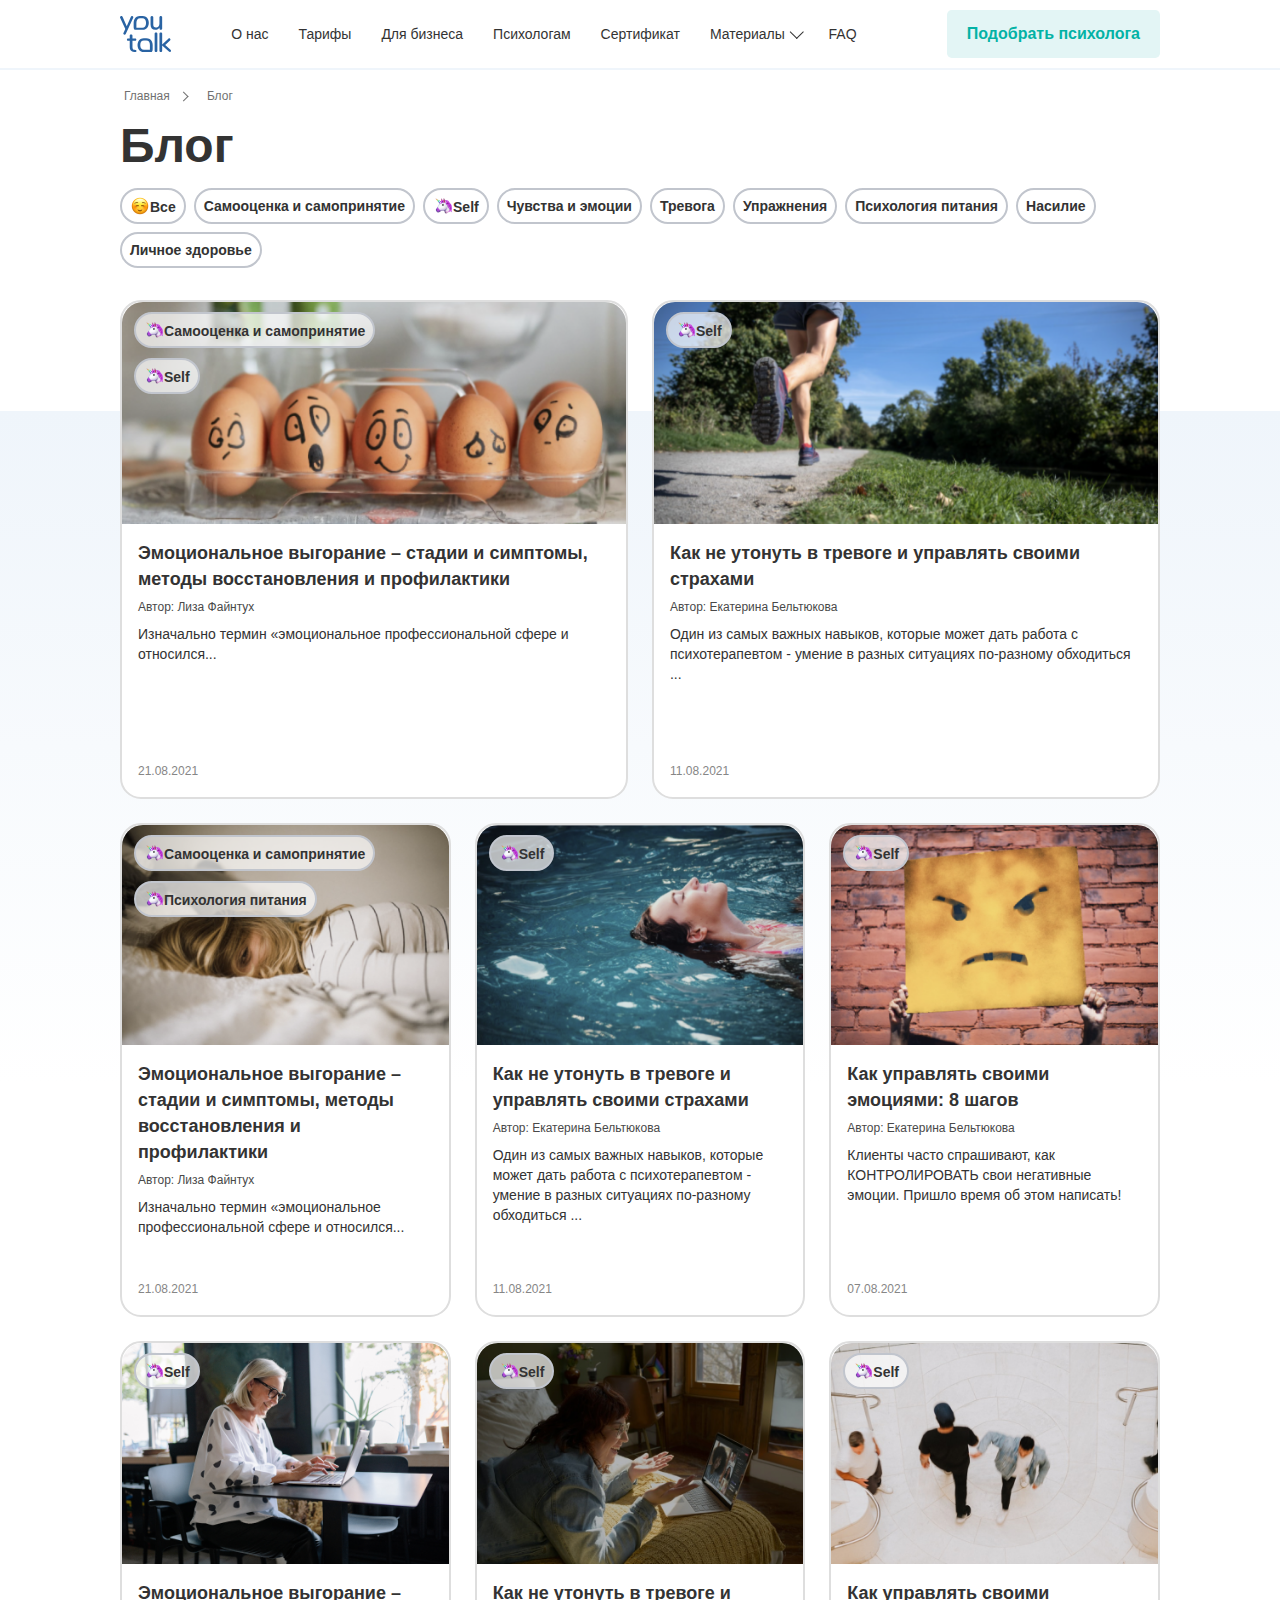
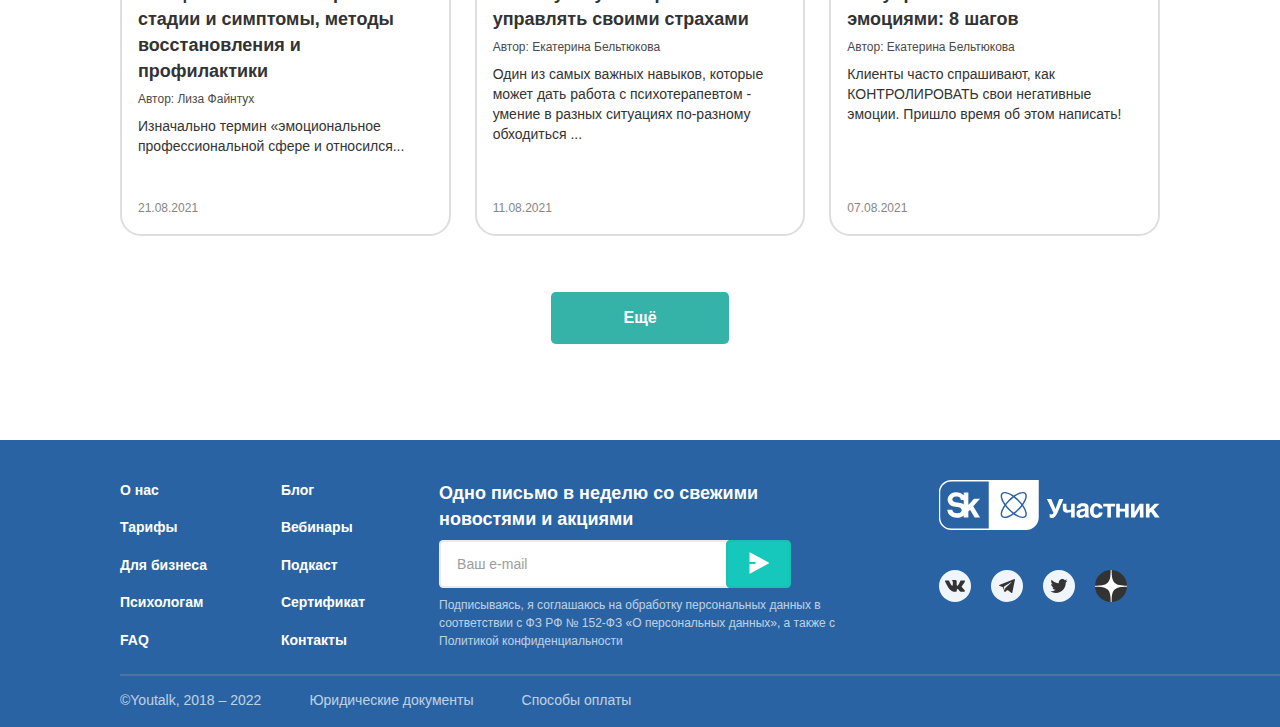
<file: index.html>
<!DOCTYPE html>
<html lang="ru">
<head>
    <meta charset="UTF-8">
    <title>Youtalk – Блог</title>
    <link rel="shortcut icon" href="assets/images/blog/main-logo.svg" type="image/x-con">
    <link rel="stylesheet" href="assets/css/reset.css">
    <link rel="stylesheet" href="assets/css/index-styles.css">
</head>


<body>
<!--   HEADER-->
    <header class="header">
        <div class="container">
           <div class="header__inner">
                <a href="#"><img class="logo" src="assets/images/blog/main-logo.svg" alt="логотип"></a>

                <nav>
                    <ul class="header__nav">
                        <li class="header__nav-item">
                            <a href="">О нас</a>
                        </li>
                        <li class="header__nav-item">
                            <a href="">Тарифы</a>
                        </li>
                        <li class="header__nav-item">
                            <a href="">Для бизнеса</a>
                        </li>
                        <li class="header__nav-item">
                            <a href="">Психологам</a>
                        </li>
                        <li class="header__nav-item">
                            <a href="">Сертификат</a>
                        </li>
                        <li id="header__nav-item--materials" class="header__nav-item">
                            <a href="">Материалы</a>
                        </li>
                        <li class="header__nav-item">
                            <a href="">FAQ</a>
                        </li>
                    </ul>
                </nav>
                
                <button class="header__nav-toggle" type="button">
                    <span class="nav-toggle__item"></span>
                </button>

                <button class="button btn--light header__btn">Подобрать психолога</button>
            </div>
        </div>
    </header>
    
<!--    MAIN-->
    <main class="main">
       <div class="container">
           <div class="main__inner">
<!--               MAIN TOP-->
                <div class="main__top">
                    <a class="main__nav main__nav--arrow" href="#">Главная</a>
                    <a class="main__nav" href="#">Блог</a>
                </div>
                
<!--                MAIN CONTENT-->
                <div class="main__content">
                    <h1 class="main__title">Блог</h1>
                    <div class="main__filter">
                        <button id="filter-all" class="filter-item">Все</button>
                        <button class="filter-item">Самооценка и самопринятие</button>
                        <button id="filter-self" class="filter-item">Self</button>
                        <button class="filter-item">Чувства и эмоции</button>
                        <button class="filter-item">Тревога</button>
                        <button class="filter-item">Упражнения</button>
                        <button class="filter-item">Психология питания</button>
                        <button class="filter-item">Насилие</button>
                        <button class="filter-item">Личное здоровье</button>
                    </div>
                    
                    <div class="main__articles">
                            <div class="main__article main__article--first-row">
                               <button id="filter-self" class="filter-item filter-on-article">Самооценка и самопринятие</button>
                               <button id="filter-self" class="filter-item filter-on-article another-filter">Self</button>
                                <img src="assets/images/blog/articles/1.png" alt="эмоциональное выгорание" class="article__img">
                                <div class="article-content">
                                    <div class="article-title">Эмоциональное выгорание – стадии и симптомы, методы восстановления и профилактики</div>
                                    <div class="article-author">Автор: Лиза Файнтух</div>
                                    <div class="article-text">Изначально термин «эмоциональное профессиональной сфере и относился...</div>
                                    <div class="article-date">21.08.2021</div>
                                </div>
                            </div>

                            <div class="main__article main__article--first-row">
                               <button id="filter-self" class="filter-item filter-on-article">Self</button>
                                <img src="assets/images/blog/articles/2.png" alt="эмоциональное выгорание" class="article__img">
                                <div class="article-content">
                                    <div class="article-title">Как не утонуть в тревоге и управлять своими страхами</div>
                                    <div class="article-author">Автор: Екатерина Бельтюкова</div>
                                    <div class="article-text">Один из самых важных навыков, которые может дать работа с психотерапевтом - умение в разных ситуациях по-разному обходиться ...</div>
                                    <div class="article-date">11.08.2021</div>
                                </div>
                            </div>
                        
                            <div class="main__article">
                               <button id="filter-self" class="filter-item filter-on-article">Самооценка и самопринятие</button>
                               <button id="filter-self" class="filter-item filter-on-article another-filter">Психология питания</button>
                                <img src="assets/images/blog/articles/3.png" alt="эмоциональное выгорание" class="article__img">
                                <div class="article-content">
                                    <div class="article-title">Эмоциональное выгорание – стадии и симптомы, методы восстановления и профилактики</div>
                                    <div class="article-author">Автор: Лиза Файнтух</div>
                                    <div class="article-text">Изначально термин «эмоциональное профессиональной сфере и относился...</div>
                                    <div class="article-date">21.08.2021</div>
                                </div>
                            </div>

                            <div class="main__article">
                               <button id="filter-self" class="filter-item filter-on-article">Self</button>
                                <img src="assets/images/blog/articles/4.png" alt="эмоциональное выгорание" class="article__img">
                                <div class="article-content">
                                    <div class="article-title">Как не утонуть в тревоге и управлять своими страхами</div>
                                    <div class="article-author">Автор: Екатерина Бельтюкова</div>
                                    <div class="article-text">Один из самых важных навыков, которые может дать работа с психотерапевтом - умение в разных ситуациях по-разному обходиться ...</div>
                                    <div class="article-date">11.08.2021</div>
                                </div>
                            </div>

                            <div class="main__article">
                               <button id="filter-self" class="filter-item filter-on-article">Self</button>
                                <img src="assets/images/blog/articles/5.png" alt="эмоциональное выгорание" class="article__img">
                                <div class="article-content">
                                    <div class="article-title">Как управлять своими эмоциями:
                                    8 шагов</div>
                                    <div class="article-author">Автор: Екатерина Бельтюкова</div>
                                    <div class="article-text">Клиенты часто спрашивают, как КОНТРОЛИРОВАТЬ свои негативные эмоции. Пришло время об этом написать!</div>
                                    <div class="article-date">07.08.2021</div>
                                </div>
                            </div>

                            <div class="main__article">
                               <button id="filter-self" class="filter-item filter-on-article">Self</button>
                                <img src="assets/images/blog/articles/6.png" alt="эмоциональное выгорание" class="article__img">
                                <div class="article-content">
                                    <div class="article-title">Эмоциональное выгорание – стадии и симптомы, методы восстановления и профилактики</div>
                                    <div class="article-author">Автор: Лиза Файнтух</div>
                                    <div class="article-text">Изначально термин «эмоциональное профессиональной сфере и относился...</div>
                                    <div class="article-date">21.08.2021</div>
                                </div>
                            </div>

                            <div class="main__article">
                               <button id="filter-self" class="filter-item filter-on-article">Self</button>
                                <img src="assets/images/blog/articles/7.png" alt="эмоциональное выгорание" class="article__img">
                                <div class="article-content">
                                    <div class="article-title">Как не утонуть в тревоге и управлять своими страхами</div>
                                    <div class="article-author">Автор: Екатерина Бельтюкова</div>
                                    <div class="article-text">Один из самых важных навыков, которые может дать работа с психотерапевтом - умение в разных ситуациях по-разному обходиться ...</div>
                                    <div class="article-date">11.08.2021</div>
                                </div>
                            </div>

                            <div class="main__article">
                               <button id="filter-self" class="filter-item filter-on-article">Self</button>
                                <img src="assets/images/blog/articles/8.png" alt="эмоциональное выгорание" class="article__img">
                                <div class="article-content">
                                    <div class="article-title">Как управлять своими эмоциями:
                                    8 шагов</div>
                                    <div class="article-author">Автор: Екатерина Бельтюкова</div>
                                    <div class="article-text">Клиенты часто спрашивают, как КОНТРОЛИРОВАТЬ свои негативные эмоции. Пришло время об этом написать!</div>
                                    <div class="article-date">07.08.2021</div>
                                </div>
                            </div>
                    </div>
                </div>
                
<!--                MAIN BUTTON-->
                <div class="main__button">
                    <button class="button main__btn">Ещё</button>
                </div>
            </div>
       </div>
    </main>
    
    
    
<!--    FOOTER-->
    <footer class="footer">
       <div class="container">
           <div class="footer__inner">
               <div class="footer__top">
<!--                   FOOTER NAVIGATION-->
                    <ul class="footer__nav">
                        <li><a class="footer__nav-item" href="">О нас</a></li>
                        <li><a class="footer__nav-item" href="">Тарифы</a></li>
                        <li><a class="footer__nav-item" href="">Для бизнеса</a></li>
                        <li><a class="footer__nav-item" href="">Психологам</a></li>
                        <li><a class="footer__nav-item" href="">FAQ</a></li>
                    </ul>

                    <ul class="footer__nav">
                        <li><a class="footer__nav-item" href="">Блог</a></li>
                        <li><a class="footer__nav-item" href="">Вебинары</a></li>
                        <li><a class="footer__nav-item" href="">Подкаст</a></li>
                        <li><a class="footer__nav-item" href="">Сертификат</a></li>
                        <li><a class="footer__nav-item" href="">Контакты</a></li>
                    </ul>

<!--                   FOOTER EMAIL-->
                    <div class="footer__email">
                        <div class="footer__email-title">Одно письмо в неделю со свежими новостями и акциями</div>
                        <div class="footer__email-box">
                            <input class="email-input" type="text" placeholder="Ваш e-mail">
                            <button class="email-btn"></button>
                        </div>
                        <div class="footer__email-info">Подписываясь, я соглашаюсь на обработку персональных данных в соответствии с ФЗ РФ № 152-ФЗ «О персональных данных», а также с Политикой конфиденциальности</div>
                    </div>

<!--                   FOOTER LOGOS-->
                    <div class="footer__logos">
                        <img src="assets/images/blog/logos/participant.svg" alt="participant logo">
                        <a class="footer__logo" href=""> <img src="assets/images/blog/logos/vk.svg" alt="vk logo"></a>
                        <a class="footer__logo" href=""> <img src="assets/images/blog/logos/tg.svg" alt="telegram logo"></a>
                        <a class="footer__logo" href=""> <img src="assets/images/blog/logos/tw.svg" alt="twitter logo"></a>
                        <a class="footer__logo" href=""> <img src="assets/images/blog/logos/yandex.svg" alt="yandex logo"></a>
                    </div>
                </div>
                
                <div class="footer__bottom">
                    <p class="footer__bottom-nav-item">©Youtalk, 2018 – 2022</p>
                    <ul class="footer__bottom-nav">
                        <li class="footer__bottom-nav-item">
                            <a href="">Юридические документы</a>
                        </li>
                        <li class="footer__bottom-nav-item">
                            <a href="">Способы оплаты</a>
                        </li>
                    </ul>
                </div>
                
            </div>
        </div>
    </footer>
    
    
</body>
</html>
</file>
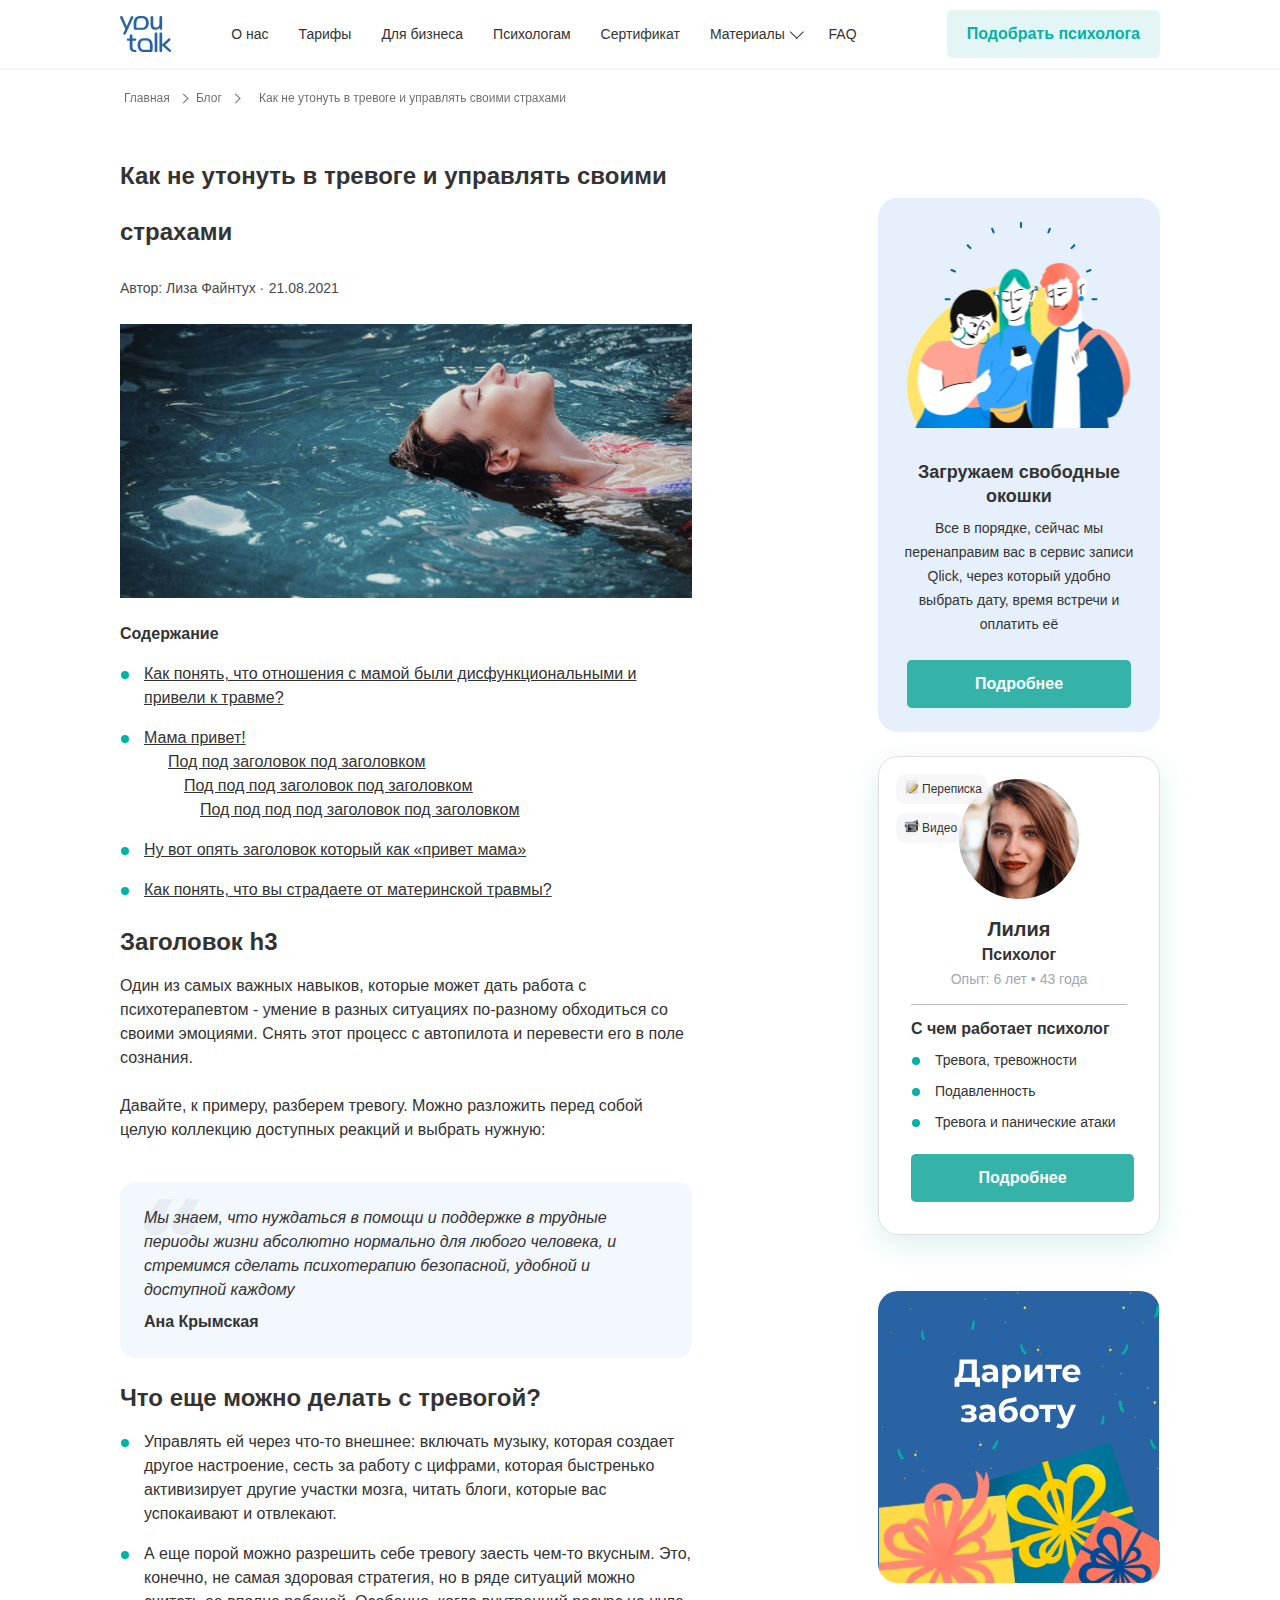
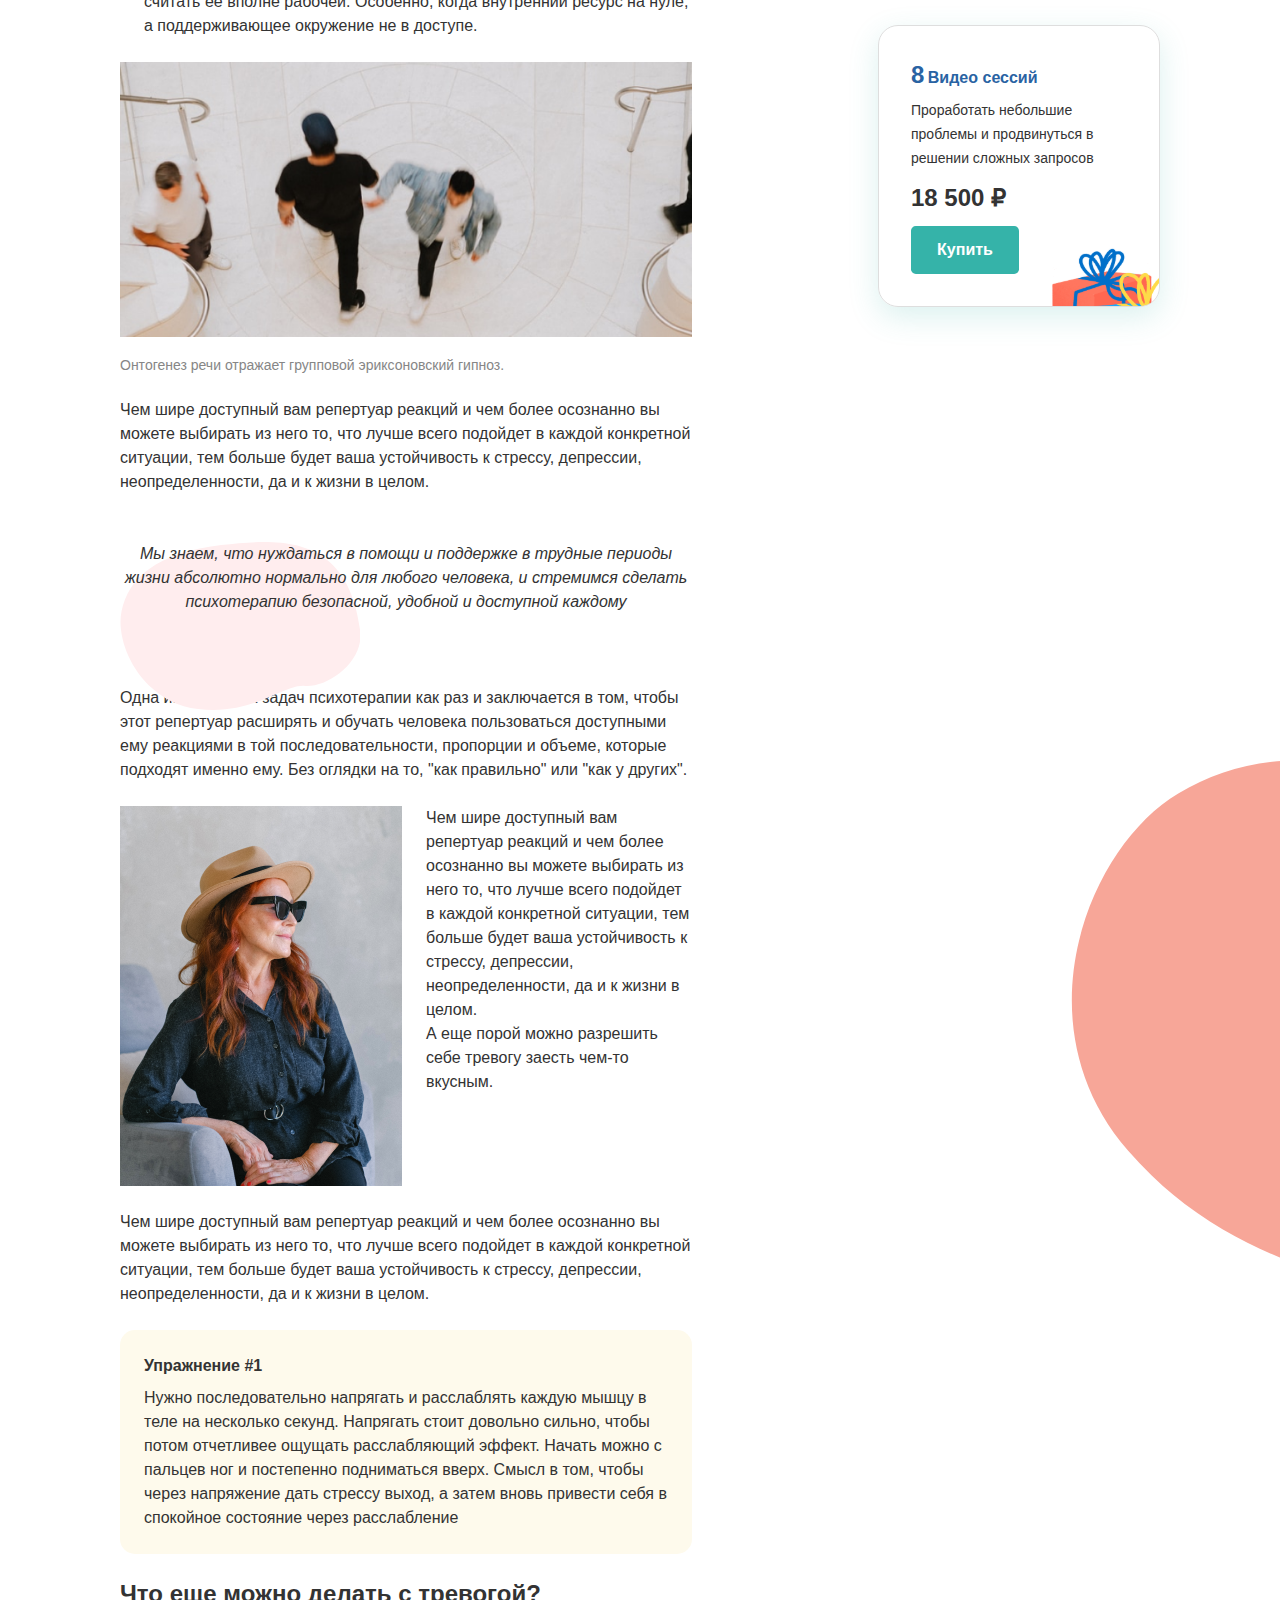
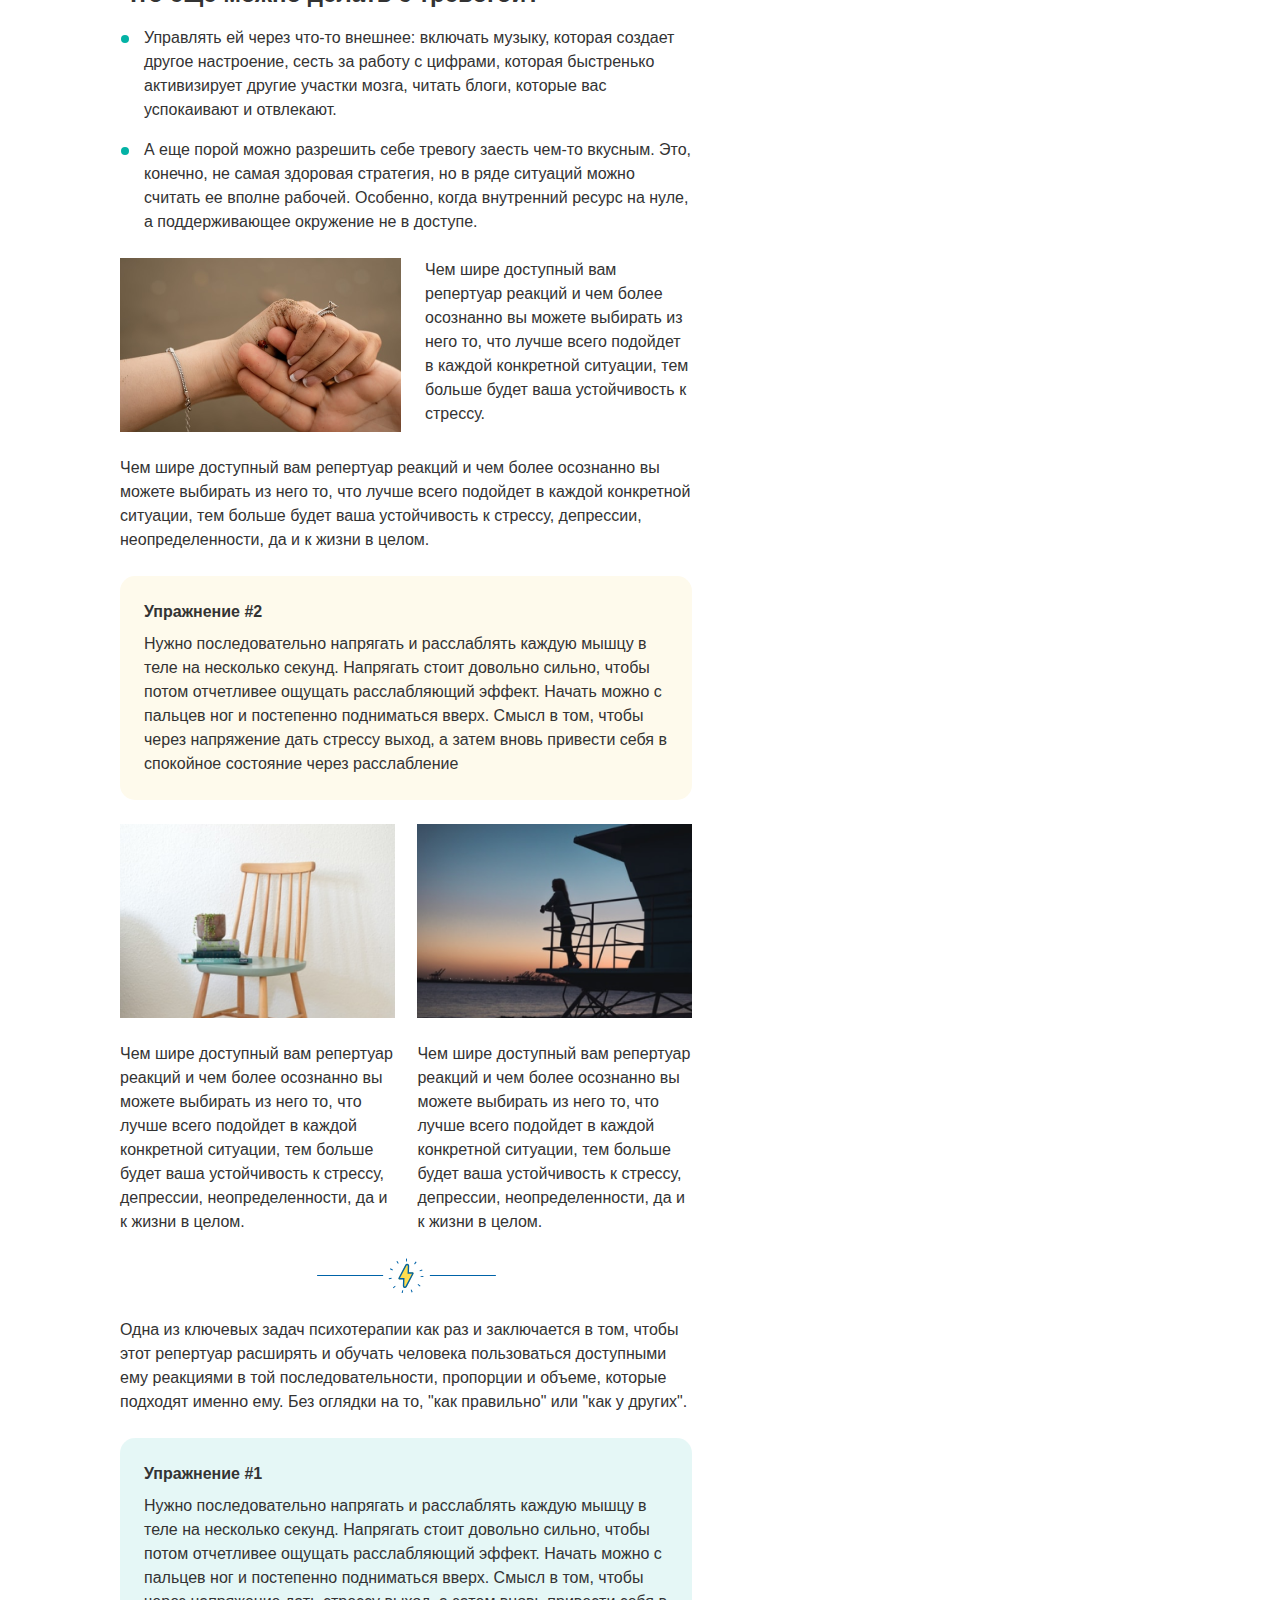
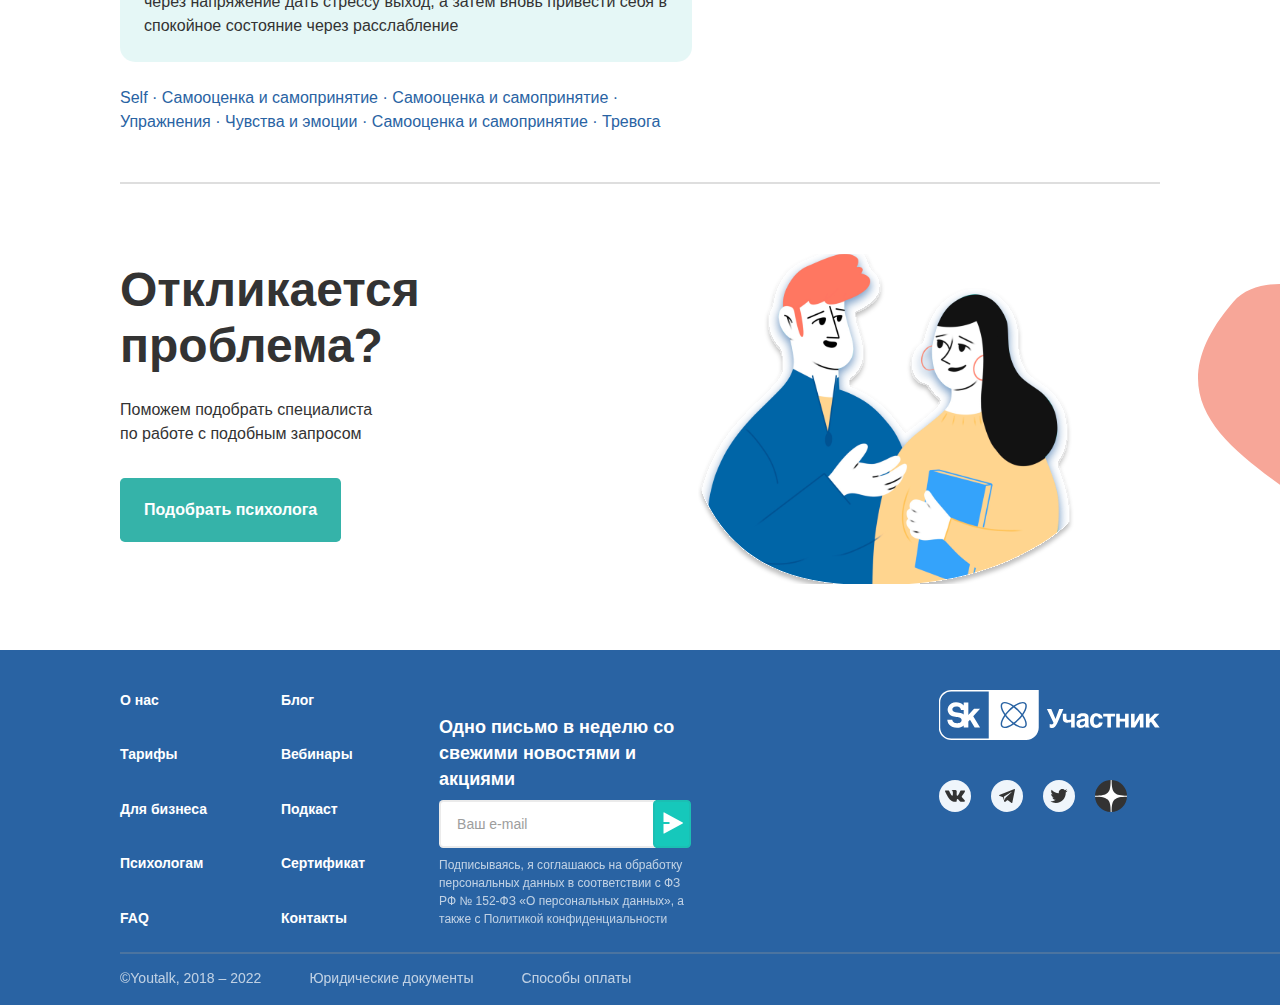
<file: article.html>
<!DOCTYPE html>
<html lang="ru">
<head>
    <meta charset="UTF-8">
    <title>Youtalk - Статья</title>
    <link rel="shortcut icon" href="assets/images/blog/main-logo.svg" type="image/x-con">
    <link rel="stylesheet" href="assets/css/reset.css">
    <link rel="stylesheet" href="assets/css/article-styles.css">
</head>
<body>
    <!--   HEADER-->
    <header class="header">
        <div class="container">
           <div class="header__inner">
                <a href="#"><img class="logo" src="assets/images/blog/main-logo.svg" alt="логотип"></a>

                <nav>
                    <ul class="header__nav">
                        <li class="header__nav-item">
                            <a href="">О нас</a>
                        </li>
                        <li class="header__nav-item">
                            <a href="">Тарифы</a>
                        </li>
                        <li class="header__nav-item">
                            <a href="">Для бизнеса</a>
                        </li>
                        <li class="header__nav-item">
                            <a href="">Психологам</a>
                        </li>
                        <li class="header__nav-item">
                            <a href="">Сертификат</a>
                        </li>
                        <li id="header__nav-item--materials" class="header__nav-item">
                            <a href="">Материалы</a>
                        </li>
                        <li class="header__nav-item">
                            <a href="">FAQ</a>
                        </li>
                    </ul>
                </nav>
                
                <button class="header__nav-toggle" type="button">
                    <span class="nav-toggle__item"></span>
                </button>

                <button class="button btn--light header__btn">Подобрать психолога</button>
            </div>
        </div>
    </header>
    
<!--    MAIN-->
    <main class="main">
       <div class="container">
           <div class="main__inner">
<!--               MAIN TOP-->
                <div class="main__top">
                    <a class="main__nav main__nav--arrow" href="#">Главная</a>
                    <a class="main__nav main__nav--arrow" href="#">Блог</a>
                    <a class="main__nav" href="#">Как не утонуть в тревоге и управлять своими страхами</a>
                </div>
                
           <div class="main__inner-content">
<!--                MAIN CONTENT-->
                <div class="main__content">
<!--               MAIN PREFACE-->
                  <section class="main__preface">
                       <div class="preface__headline">
                            <h1 class="main__title">Как не утонуть в тревоге и управлять своими страхами</h1>
                            <span class="preface__author">Автор: Лиза Файнтух ·</span>
                                
                            <span class="preface__date">21.08.2021</span>
                            <img class="img-width" src="assets/images/article/section/1.png" alt="девушка расслаблено лежит на воде">
                        </div>
                        <div class="preface__contents">
                            <h4 class="h4-heading contents-h4">Содержание</h4>
                            <ul class="list contents-list">
                                <li class="list-item contents-item"><a href="">Как понять, что отношения с мамой были дисфункциональными и привели к травме?</a></li>
                                <li class="list-item contents-item contents-item--hidden"><a href="">Мама привет!</a>
                                    <p class="contents-item"><a href="">Под под заголовок под заголовком </a>
                                        <span class="contents-item"><a href="">Под под под заголовок под заголовком </a>
                                            <p id="third-subcontents-item" class="contents-item"><a href="">Под под под под заголовок под заголовком</a></p>
                                        </span>
                                    </p>
                                </li>
                                <li class="list-item contents-item contents-item--hidden"><a href="">Ну вот опять заголовок который как «привет мама»</a></li>
                                <li class="list-item contents-item"><a href="">Как понять, что вы страдаете от материнской травмы?</a></li>
                            </ul>
                        </div>
                    </section>
    <!--          MAIN MAIN-->
                   <div class="main__main">
                       <section class="section__headingH3">
                           <h3 class="h3-heading">Заголовок h3</h3>
                           <p>Один из самых важных навыков, которые может дать работа с психотерапевтом - умение в разных ситуациях по-разному обходиться со своими эмоциями.  Снять этот процесс с автопилота и перевести его в поле сознания.</p> <br>
                           <p>Давайте, к примеру, разберем тревогу. Можно разложить перед собой целую коллекцию доступных реакций и выбрать нужную:</p>
                           
                            <blockquote>Мы знаем, что нуждаться в помощи и поддержке в трудные периоды жизни абсолютно нормально для любого человека, и стремимся сделать психотерапию безопасной, удобной и доступной каждому <h4 class="h4-heading">Ана Крымская</h4></blockquote>
                       </section>
                       <section class="section__anxiety1">
                           <h3 class="h3-heading">Что еще можно делать с тревогой?</h3>
                           <ul class="list">
                               <li class="list-item">Управлять ей через что-то внешнее: включать музыку, которая создает другое настроение, сесть за работу с цифрами, которая быстренько активизирует другие участки мозга, читать блоги, которые вас успокаивают и отвлекают.</li>
                               <li class="list-item">А еще порой можно разрешить себе тревогу заесть чем-то вкусным. Это, конечно, не самая здоровая стратегия, но в ряде ситуаций можно считать ее вполне рабочей. Особенно, когда внутренний ресурс на нуле, а поддерживающее окружение не в доступе.</li>
                           </ul>
                           <img id="second-img" class="img-width" src="assets/images/article/section/2.png" alt="люди спешат в торговом зале">
                           <span class="post-second-img">Онтогенез речи отражает групповой эриксоновский гипноз. </span>
                           <p>Чем шире доступный вам репертуар реакций и чем более осознанно вы можете выбирать из него то, что лучше всего подойдет в каждой конкретной ситуации, тем больше будет ваша устойчивость к стрессу, депрессии, неопределенности, да и к жизни в целом.</p>
                           <p class="marked-text">Мы знаем, что нуждаться в помощи и поддержке в трудные периоды жизни абсолютно нормально для любого человека, и стремимся сделать психотерапию безопасной, удобной и доступной каждому</p>
                           <p>Одна из ключевых задач психотерапии как раз и заключается в том, чтобы этот репертуар расширять и обучать человека пользоваться доступными ему реакциями в той последовательности, пропорции и объеме, которые подходят именно ему. Без оглядки на то, "как правильно" или "как у других".</p>
                           <div id="third-img-box" class="left-img-box">
                               <img  class="left-img" src="assets/images/article/section/3.png" alt="женищна стоит, облокотившись на спинку кресла">
                               <p>Чем шире доступный вам репертуар реакций и чем более осознанно вы можете выбирать из него то, что лучше всего подойдет в каждой конкретной ситуации, тем больше будет ваша устойчивость к стрессу, депрессии, неопределенности, да и к жизни в целом. <br>
                                А еще порой можно разрешить себе тревогу заесть чем-то вкусным. </p>
                            </div>
                          <p>Чем шире доступный вам репертуар реакций и чем более осознанно вы можете выбирать из него то, что лучше всего подойдет в каждой конкретной ситуации, тем больше будет ваша устойчивость к стрессу, депрессии, неопределенности, да и к жизни в целом.</p>
                          
                          <div class="exercise">
                              <h4 class="h4-heading">Упражнение #1</h4>
                              <p>Нужно последовательно напрягать и расслаблять каждую мышцу в теле на несколько секунд. Напрягать стоит довольно сильно, чтобы потом отчетливее ощущать расслабляющий эффект. Начать можно с пальцев ног и постепенно подниматься вверх. Смысл в том, чтобы через напряжение дать стрессу выход, а затем вновь привести себя в спокойное состояние через расслабление</p>
                          </div>
                       </section>
                       
                       <section class="section__anxiety2">
                           <h3 class="h3-heading">Что еще можно делать с тревогой?</h3>
                           <ul class="list">
                               <li class="list-item">Управлять ей через что-то внешнее: включать музыку, которая создает другое настроение, сесть за работу с цифрами, которая быстренько активизирует другие участки мозга, читать блоги, которые вас успокаивают и отвлекают.</li>
                               <li class="list-item">А еще порой можно разрешить себе тревогу заесть чем-то вкусным. Это, конечно, не самая здоровая стратегия, но в ряде ситуаций можно считать ее вполне рабочей. Особенно, когда внутренний ресурс на нуле, а поддерживающее окружение не в доступе.</li>
                               <div id="fourth-img-box" class="left-img-box">
                                   <img class="left-img" src="assets/images/article/section/4.png" alt="мужчина и женщина держатся за руки">
                                   <p>Чем шире доступный вам репертуар реакций и чем более осознанно вы можете выбирать из него то, что лучше всего подойдет в каждой конкретной ситуации, тем больше будет ваша устойчивость к стрессу.</p>
                               </div>
                               <p>Чем шире доступный вам репертуар реакций и чем более осознанно вы можете выбирать из него то, что лучше всего подойдет в каждой конкретной ситуации, тем больше будет ваша устойчивость к стрессу, депрессии, неопределенности, да и к жизни в целом.</p>
                           </ul>
                           
                           <div class="exercise">
                              <h4 class="h4-heading">Упражнение #2</h4>
                              <p>Нужно последовательно напрягать и расслаблять каждую мышцу в теле на несколько секунд. Напрягать стоит довольно сильно, чтобы потом отчетливее ощущать расслабляющий эффект. Начать можно с пальцев ног и постепенно подниматься вверх. Смысл в том, чтобы через напряжение дать стрессу выход, а затем вновь привести себя в спокойное состояние через расслабление</p>
                          </div>
                          <div class="double-box">
                              <div class="double-box__side">
                                  <img src="assets/images/article/section/5.png" alt="на стуле лежит стопка книг">
                                  <p>Чем шире доступный вам репертуар реакций и чем более осознанно вы можете выбирать из него то, что лучше всего подойдет в каждой конкретной ситуации, тем больше будет ваша устойчивость к стрессу, депрессии, неопределенности, да и к жизни в целом.</p>
                              </div>
                              <div class="double-box__side">
                                  <img src="assets/images/article/section/6.png" alt="женщина смотрит на море вечером">
                                  <p>Чем шире доступный вам репертуар реакций и чем более осознанно вы можете выбирать из него то, что лучше всего подойдет в каждой конкретной ситуации, тем больше будет ваша устойчивость к стрессу, депрессии, неопределенности, да и к жизни в целом.</p>
                              </div>
                          </div>
                          
                          <div class="lightning__box">
                          <img class="lightning" src="assets/images/article/lightning.svg" alt=""></div>
                          
                          <p>Одна из ключевых задач психотерапии как раз и заключается в том, чтобы этот репертуар расширять и обучать человека пользоваться доступными ему реакциями в той последовательности, пропорции и объеме, которые подходят именно ему. Без оглядки на то, "как правильно" или "как у других".</p>
                          
                          <div class="exercise exercise--blue">
                              <h4 class="h4-heading">Упражнение #1</h4>
                              <p>Нужно последовательно напрягать и расслаблять каждую мышцу в теле на несколько секунд. Напрягать стоит довольно сильно, чтобы потом отчетливее ощущать расслабляющий эффект. Начать можно с пальцев ног и постепенно подниматься вверх. Смысл в том, чтобы через напряжение дать стрессу выход, а затем вновь привести себя в спокойное состояние через расслабление</p>
                          </div>
                       </section>

                  <div class="filter">
                      <a href="#" class="filter__item">Self</a> ·
                      <a href="#" class="filter__item">Самооценка и самопринятие</a> ·
                      <a href="#" class="filter__item">Самооценка и самопринятие</a> ·
                      <a href="#" class="filter__item">Упражнения</a> ·
                      <a href="#" class="filter__item">Чувства и эмоции</a> ·
                      <a href="#" class="filter__item">Самооценка и самопринятие</a> ·
                      <a href="#" class="filter__item">Тревога</a>
                  </div>
                   </div>

               </div>

<!--                ASIDE   -->
               <div class="aside">
                   <div class="aside__timetable aside__item">
                       <img class="timetable__img" src="assets/images/article/meeting.svg" alt="группа людей, улыбаясь, смотрит в телефон">
                       <h4 class="h4-heading timetable__title">Загружаем свободные окошки</h4>
                       <p class="timetable__text">Все в порядке, сейчас мы перенаправим вас в сервис записи Qlick, через который удобно выбрать дату,  время встречи и оплатить её</p>
                       <button class="button aside__btn">Подробнее</button>
                   </div>
                   
                   <div class="aside__profile aside__item">
                     <div class="profile__variety">
                          <span id="profile-text-logo" class="profile__variety-item">Переписка</span>
                          <span id="profile-video-logo" class="profile__variety-item">Видео</span>
                      </div>
                       <img class="profile__img" src="assets/images/article/profile.png" alt="портрет психолога">
                       <h4 class="profile__name">Лилия</h4>
                       <h5 class="profile__job">Психолог</h5>
                       <span class="profile__age">Опыт: 6 лет • </span>
                       <span class="profile__age">43 года </span>
                       <p class="profile__duty">С чем работает психолог</p>
                       <ul class="list profile__list">
                           <li class="list-item profile__list-item">Тревога, тревожности</li>
                           <li class="list-item profile__list-item">Подавленность</li>
                           <li class="list-item profile__list-item">Тревога и панические атаки</li>
                       </ul>
                       <button class="button aside__btn profile__btn">Подробнее</button>
                   </div>
                   
                   <div class="aside__care aside__item">
                   </div>
                   
                   <section class="aside__sessions aside__item">
                       <span>8</span>
                       <h4 class="h4-heading sessions__title">Видео сессий</h4>
                       <p class="sessions__text">Проработать небольшие проблемы и продвинуться в решении сложных запросов</p>
                       <p class="sessions__price">18 500 ₽</p>
                       <button class="button sessions__btn">Купить</button>
                   </section>
               </div>
               </div>
                                 <!--          MAIN POSTSCRIPTUM-->
                   <section class="main__postscriptum">
                      <div class="ps__content">
                           <h2 class="ps__heading">Откликается 
                            проблема?</h2>
                            <p>Поможем подобрать специалиста по работе с подобным запросом</p>
                            <button class="button ps__btn">Подобрать психолога</button>
                        </div>
                        <img src="assets/images/article/help.svg" alt="мужчина поддерживает женщину">
                   </section>
                   
             </div>
       </div>
    </main>
    
    
    
<!--    FOOTER-->
    <footer class="footer">
       <div class="container">
           <div class="footer__inner">
               <div class="footer__top">
<!--                   FOOTER NAVIGATION-->
                    <ul class="footer__nav">
                        <li><a class="footer__nav-item" href="">О нас</a></li>
                        <li><a class="footer__nav-item" href="">Тарифы</a></li>
                        <li><a class="footer__nav-item" href="">Для бизнеса</a></li>
                        <li><a class="footer__nav-item" href="">Психологам</a></li>
                        <li><a class="footer__nav-item" href="">FAQ</a></li>
                    </ul>

                    <ul class="footer__nav">
                        <li><a class="footer__nav-item" href="">Блог</a></li>
                        <li><a class="footer__nav-item" href="">Вебинары</a></li>
                        <li><a class="footer__nav-item" href="">Подкаст</a></li>
                        <li><a class="footer__nav-item" href="">Сертификат</a></li>
                        <li><a class="footer__nav-item" href="">Контакты</a></li>
                    </ul>

<!--                   FOOTER EMAIL-->
                    <div class="footer__email">
                        <div class="footer__email-title">Одно письмо в неделю со свежими новостями и акциями</div>
                        <div class="footer__email-box">
                            <input class="email-input" type="text" placeholder="Ваш e-mail">
                            <button class="email-btn"></button>
                        </div>
                        <div class="footer__email-info">Подписываясь, я соглашаюсь на обработку персональных данных в соответствии с ФЗ РФ № 152-ФЗ «О персональных данных», а также с Политикой конфиденциальности</div>
                    </div>

<!--                   FOOTER LOGOS-->
                    <div class="footer__logos">
                        <img src="assets/images/blog/logos/participant.svg" alt="participant logo">
                        <a class="footer__logo" href=""> <img src="assets/images/blog/logos/vk.svg" alt="vk logo"></a>
                        <a class="footer__logo" href=""> <img src="assets/images/blog/logos/tg.svg" alt="telegram logo"></a>
                        <a class="footer__logo" href=""> <img src="assets/images/blog/logos/tw.svg" alt="twitter logo"></a>
                        <a class="footer__logo" href=""> <img src="assets/images/blog/logos/yandex.svg" alt="yandex logo"></a>
                    </div>
                </div>
                
                <div class="footer__bottom">
                    <p class="footer__bottom-nav-item">©Youtalk, 2018 – 2022</p>
                    <ul class="footer__bottom-nav">
                        <li class="footer__bottom-nav-item">
                            <a href="">Юридические документы</a>
                        </li>
                        <li class="footer__bottom-nav-item">
                            <a href="">Способы оплаты</a>
                        </li>
                    </ul>
                </div>
                
            </div>
        </div>
    </footer>
    
</body>
</html>
</file>
<file: assets/css/index-styles.css>
* {
    font-family: "Montserrat", sans-serif;
    font-size: 14px;
    font-style: normal;
    font-weight: 400;
    line-height: 20px;
    color: #333;
    z-index: 1;
}

.container {
    width: 100vw;
    padding: 0 120px;
}

.button {
    border-radius: 0.3em;
    background-color: #35B3A9;
    font-size: 16px;
    font-weight: 700;
    color: #fff;
    transition: .2s;
}

.button:hover {
    background-color: #219d93;
}


.btn--light {
    color: #03B2A5;
    background-color: #E3F5F5;
    padding: 14px 20px;
}

.btn--light:hover {
    color: #04a296;
    background-color: #cef2f2;
}



/*---------------------------HEADER----------------------------*/
.header::after {
    content: "";
    display: block;
    width: 100%;
    height: 2px;
    background-color: #EFF5FB;
}

.header__inner {
    display: flex;
    justify-content: space-between;
    align-items: center;
    margin: 10px 0;
}

.header__logo {
    margin: 0 51px;
}

.header__nav {
    display: flex;
    justify-content: space-between;
}


.header__nav-item {
    margin-right: 30px;
    font-weight: 500;
    transition: .2s;
}

.header__nav-item:hover{
    color: #000;
    text-shadow: 0 3px 5px #d6d1d1;
}

#header__nav-item--materials::after {
    content: "";
    display: inline-block;
    width: 9.8px;
    height: 9.8px;
    border-top: 1px solid #333;
    border-right: 1px solid #333;
    transform: translate(3px, -2px) rotate(135deg);
    cursor: pointer;
}

.header__nav-toggle {
    position: absolute;
    top: 28px;
    right: 42px;
    width: 18px;
    cursor: pointer;
    display: none;
    
}

.nav-toggle__item {
    display: block;
    width: 100%;
    height: 2px;
    background-color: #03B2A5;
    position: absolute;
    border-radius: 2px;
}

.nav-toggle__item:before,
.nav-toggle__item:after{
    content: "";
    width: 100%;
    position: absolute;
    background-color: #03B2A5;
    height: 2px;
    left: 0;
    border-radius: 2px;
}

.nav-toggle__item:before {
    top: -6px;
}

.nav-toggle__item:after {
    bottom: -6px;
}

/*---------------------------MAIN----------------------------*/
.main__inner {
    margin-top: 16px;
}

.main::before {
    content: "";
    display: block;
    background: linear-gradient(to bottom, #EFF5FB, #fff);
    width: 100vw;
    height: 672px;
    position: absolute;
    z-index: 0;
    margin-top: 325px
}

/*MAIN NAVIGATION*/
.main__top {
    font-size: 12px;
    display: flex;
    align-items: center;
}


.main__nav {
    opacity: 70%;
    font-size: 12px;
    margin: 0 15px;
}

.main__nav--arrow {
    margin-left: 4px;
}

.main__nav--arrow::after{
    content: "";
    display: inline-block;
    width: 7.2px;
    height: 7.2px;
    border-top: 1px solid #333;
    border-right: 1px solid #333;
    transform: translate(10px) rotate(45deg);
}

/*MAIN FILTER*/
.main__title {
    font-weight: 700;
    font-size: 48px;
    margin: 30px 0;
}

.main__filter {
    display: flex;
    flex-wrap: wrap;
    align-content: center;
    margin: 32px 0 24px;
}

.filter-item {
    border: 2px solid #C1C5CD;
    border-radius: 2em;
    margin-right: 8px;
    margin-bottom: 8px;
    padding: 2px 8px;
    background-color: #fff;
    height: 36px;
    font-weight: 600;
    line-height: 20px;
    transition: .2s;
}

.filter-item:hover {
    border-color: #16C8BB;
    background-color: #F9FDFD;
}

.filter-item:active {
    border-color: #16C8BB;
    background-color: #F9FDFD;
}

#filter-all, #filter-self {
    padding: 2px 8px 6px;
}


#filter-all::before {
    content: "";
    display: inline-block;
    background-image: url('../images/blog/emojies/smiling-face.png');
    width: 20px;
    height: 20px;
    transform: translate(0, 4px);
}

#filter-self::before {
    content: "";
    display: inline-block;
    background-image: url('../images/blog/emojies/unicorn.png');
    width: 20px;
    height: 20px;
    transform: translate(0, 4px);
}

/*MAIN ARTICLES*/
.main__articles {
    display: grid;
    grid-template-columns: repeat(6, 1fr);
    grid-gap: 24px;
    width: 100%;
    cursor: pointer;
}

.main__article {
    position: relative;
    grid-column: span 2;
    border: 2px solid #DEDEDE;
    border-radius: 1.5em;
    background-color: #fff;
    transition: .2s;
}


.main__article:hover {
    transform: scale(1.02);
}

.main__article--first-row {
    grid-column: span 3;
    height: 499px;
}
    
.filter-on-article {
    position: absolute;
    border: 2px solid #C1C5CD;
    background-color: rgba(255, 255, 255, 0.70);
    transform: translate(12px, 10px);
}

.another-filter {
    transform: translate(12px, 56px);
}


.article__img {
    width: 100%;
    border-top-left-radius: 1.5em;
    border-top-right-radius: 1.5em;
}

.article-content {
    padding: 16px;
    margin-bottom: 62px;
}

.article-title {
    font-size: 18px;
    font-weight: 700;
    line-height: 26px;
}

.article-author {
    margin: 6px 0 8px;
    font-size: 12px;
    line-height: 18px;
    color: #494949;
}

.article-date {
    position: absolute;
    bottom: 16px;
    font-size: 12px;
    color: #868686;
}

/*MAIN BUTTON*/
.main__button {
    display: flex;
    align-content: center;
    margin-top: 56px;
}

.main__btn {
    margin: 0 auto;
    padding: 16px 72px;
}


/*---------------------------FOOTER----------------------------*/
.footer {
    background-color: #2963A3;
}

.footer__inner {
    margin-top: 96px;
    padding-top: 40px;
    padding-bottom: 17px;
}

.footer__top {
    display: flex;
    justify-content: space-between;
    margin-bottom: 40px;
}

/*FOOTER NAVIGATION*/
.footer__nav {
    display: flex;
    flex-direction: column;
    justify-content: space-between;
    margin-right: 60px;
}

.footer__nav-item {
    margin-bottom: 16px;
    font-weight: 700;
    color: #fff;
}

/*FOOTER EMAIL*/
.footer__email {
    width: 486px;
}

.footer__email-title {
    width: 319px;
    font-size: 18px;
    font-weight: 700;
    color: #fff;
    line-height: 26px;
}

.footer__email-box {
    display: flex;
    margin: 8px 0;
}

.email-input {
    border: 2px solid rgba(157, 157, 157, 0.20);
    border-bottom-left-radius: .3em;
    border-top-left-radius: .3em;
    height: 48px;
    width: 290px;
    padding: 14px 16px;
}

.email-input::placeholder{
    color: #9D9D9D;
}

.email-btn {
    transform: translate(-3px);
    border: 2px solid #1bbfb3;
    border-radius: .3em;
    background-color: #16C8BB;
    width: 65px;
    height: 48px;
    transition: .2s;
}

.email-btn::after {
    content: "";
    display: block;
    margin: 0 auto;
    background-image: url('../images/blog/logos/email-arrow.svg');
    width: 25px;
    height: 25px;
}

.email-btn:hover {
    border: 2px solid #16a79c;
    background-color: #1aaa9f;
}

.footer__email-info {
    width: 400px;
    font-size: 12px;
    line-height: 18px;
    color: #fff;
    opacity: 70%;
}

/*FOOTER LOGOS*/
.footer__logos {
    width: 221px;
}

.footer__logos img {
    margin-bottom: 40px;
}

.footer__logo {
   margin-right: 16px; 
}

.footer__bottom::before {
    content: "";
    display: block;
    position: absolute;
    transform: translate(0, -16px);
    background-color: #9D9D9D;
    opacity: 30%;
    width: 100%;
    height: 2px;
}

.footer__bottom {
    display: flex;
    margin-top: 16px;
}

.footer__bottom-nav {
    display: flex;
}

.footer__bottom-nav-item {
    margin-right: 48px;
    color: #fff;
    opacity: 70%;
}

/*MEDIA*/
@media (max-width:1024px) {
    .container {
        padding: 0 32px;
    }
    
    .main::before {
        display: none;
    }
}

@media (max-width:768px) {
    .container {
        padding: 0 20px;
    }
    
    .header__nav {
        display: none;
    }
    
    .header__btn {
        display: none;
    }
    
    .header__nav-toggle {
        display: block;
    }
    
    .main__article {
        grid-column: span 3;
    }
    
    .main__article--first-row {
        grid-column: span 6;
    }
    
    .footer__top {
        flex-wrap: wrap;
    }
    
    .footer__nav {
        margin-right: 35px;
        width: 12%;
    }
    
    .footer__email {
        width: 60%;
    }
    
    .footer__logos {
        margin: 26px 0 -26px;
    }
}

@media (max-width:414px) {
    .container {
        padding: 0 20px;
    }
    
    .main__filter {
        flex-wrap: nowrap;
        overflow: scroll;
    }
    
    .filter-item {
    }
    
    .main__article {
        height: 462px;
    }
    
    .main__article {
        grid-column: span 6;
    }
    
    .footer__nav {
        width: 25%;
        height: 185px;
    }
    
    .footer__email-title {
        margin-top: 24px;
    }
    
    .footer__email-box {
        width: 375px;
    }
    
    .footer__email-info {
        width: 325px;
    }
    
    .footer__logos img {
        margin-bottom: 20px;
    }
    
    .footer__bottom {
        flex-direction: column;
    }
    
    .footer__bottom-nav {
        flex-direction: column;
    }
    
    .footer__bottom-nav-item {
        margin-top: 20px;
    }
    
    .footer__bottom::before {
        width: 355px;
    }
}

@media (max-width:320px) {
    .article-content {
        margin-bottom: 42px;
    }
    
    .footer__email-title {
        margin-top: 24px;
        width: 250px;
    }
    
    .footer__email-box {
        width: 255px;
    }
    
    .footer__email-info {
        width: 255px;
    }
}
</file>
<file: assets/css/article-styles.css>
* {
    font-family: "Montserrat", sans-serif;
    font-size: 14px;
    font-style: normal;
    font-weight: 400;
    line-height: 20px;
    color: #333;
    z-index: 1;
}

main * {
    font-size: 16px;
    font-weight: 500;
    line-height: 24px;
}

.container {
    width: 100vw;
    padding: 0 120px;
}

.button {
    border-radius: 0.3em;
    background-color: #35B3A9;
    font-size: 16px;
    font-weight: 700;
    color: #fff;
    transition: .2s;
}

.button:hover {
    background-color: #219d93;
}


.btn--light {
    color: #03B2A5;
    background-color: #E3F5F5;
    padding: 14px 20px;
}

.btn--light:hover {
    color: #04a296;
    background-color: #cef2f2;
}

.list-item {
    list-style-image: url("../images/article/dot.svg");
    margin: 16px 0 0 16px;
    padding-left: 8px;
}

.h3-heading {
    font-size: 24px;
    font-weight: 700;
    line-height: 32px;
    margin: 24px 0 16px;
}

.h4-heading {
    font-size: 16px;
    font-weight: 700;
    line-height: 24px;
    margin: 8px 0;
}

.exercise {
    background-color: #FEFAEC;
    border-radius: 15px;
    padding: 16px 24px 24px;
    margin: 24px 0;
}

.contents-item {
    text-decoration: underline;
}

.img-width {
    width: 100%;
}

/*---------------------------HEADER----------------------------*/
.header::after {
    content: "";
    display: block;
    width: 100%;
    height: 2px;
    background-color: #EFF5FB;
}

.header__inner {
    display: flex;
    justify-content: space-between;
    align-items: center;
    margin: 10px 0;
}

.header__logo {
    margin: 0 51px;
}

.header__nav {
    display: flex;
    justify-content: space-between;
}


.header__nav-item {
    margin-right: 30px;
    font-weight: 500;
    transition: .2s;
}

.header__nav-item:hover{
    color: #000;
    text-shadow: 0 3px 5px #d6d1d1;
}

#header__nav-item--materials::after {
    content: "";
    display: inline-block;
    width: 9.8px;
    height: 9.8px;
    border-top: 1px solid #333;
    border-right: 1px solid #333;
    transform: translate(3px, -2px) rotate(135deg);
    cursor: pointer;
}

.header__nav-toggle {
    position: absolute;
    top: 28px;
    right: 42px;
    width: 18px;
    cursor: pointer;
    display: none;
    
}

.nav-toggle__item {
    display: block;
    width: 100%;
    height: 2px;
    background-color: #03B2A5;
    position: absolute;
    border-radius: 2px;
}

.nav-toggle__item:before,
.nav-toggle__item:after{
    content: "";
    width: 100%;
    position: absolute;
    background-color: #03B2A5;
    height: 2px;
    left: 0;
    border-radius: 2px;
}

.nav-toggle__item:before {
    top: -6px;
}

.nav-toggle__item:after {
    bottom: -6px;
}

/*---------------------------MAIN----------------------------*/
.main__inner {
    margin-top: 16px;
}

.main__inner-content {
    display: flex;
    justify-content: space-between;
}

/*MAIN NAVIGATION*/
.main__top {
    display: flex;
    align-items: center;
    font-size: 12px;
}


.main__nav {
    margin: 0 15px;
    font-size: 12px;
    opacity: 70%;
}

.main__nav--arrow {
    margin-left: 4px;
}

.main__nav--arrow::after{
    content: "";
    display: inline-block;
    width: 7.2px;
    height: 7.2px;
    border-top: 1px solid #333;
    border-right: 1px solid #333;
    transform: translate(10px) rotate(45deg);
}

.main__title, .ps__heading {
    margin: 38px 0 16px;
    font-weight: 700;
    font-size: 48px;
    line-height: 56px;
}


.preface__author, .preface__date {
    display: inline-block;
    margin-bottom: 24px;
    font-size: 14px;
    color: #494949;
}

.main__content {
    width: 55%;
}

.contents-h4 {
    margin-top: 24px;
}

.contents-list {
    width: 100%;
}

.list-item p {
    margin-left: 24px;
}

.list-item span {
    display: block;
    margin-left: 16px;
}

#third-subcontents-item {
    margin-left: 56px;
}

blockquote {
    padding: 24px 24px 16px;
    margin-top: 40px;
    background: url("../images/article/quotes.svg") no-repeat 24px 12%, #F3F7FE;
    border-radius: 15px;
    font-style: italic;
}

#second-img {
    margin: 24px 0 16px;
}

.post-second-img {
    display: inline-block;
    margin-bottom: 24px;
    font-size: 14px;
    line-height: 130%;
    color: #868686;
}

.marked-text::before {
    content: "";
    display: block;
    position: absolute;
    width: 240px;
    height: 168px;
    background: url("../images/article/decor1.svg");
    transform: translate(80%, -25%);
    z-index: -1;
}

.marked-text {
    position: relative;
    margin: 48px auto 72px;
    width: 65%;
    text-align: center;
    font-style: italic;
    z-index: 10;
}

.left-img-box {
    margin: 24px 0;
}

#third-img-box {
    position: relative;
    height: 380px;
}

#third-img-box::after {
    content: "";
    display: block;
    position: absolute;
    width: 686px;
    height: 606px;
    background: url("../images/article/decor3.svg");
    right: -1065px;
    top: -46px;
    z-index: -1;
}

#fourth-img-box {
    height: 174px;
}

.left-img {
    float: left;
    margin-right: 24px;
}

.double-box {
    display: flex;
    justify-content: space-between;
}

.double-box__side {
    display: flex;
    flex-direction: column;
    width: 48%;
}

.double-box__side p {
    margin-top: 24px;
}

.exercise--blue {
    background-color: rgba(3, 178, 165, 0.1);
}

.lightning__box {
    display: flex;
    justify-content: center;
}

.lightning {
    margin: 24px auto;
}

.filter {
    color: #2963A3;
}

.ps__btn {
    padding: 20px 24px;
    margin-top: 32px;
}

.ps__heading {
    margin-bottom: 24px;
}

.ps__content {
    width: 260px;
}

.main__postscriptum::before {
    content: "";
    display: block;
    position: absolute;
    width: 100%;
    height: 2px;
    margin: 48px 0 72px;
    background-color: #DEDEDE;
    transform: translate(0, -90px);
}

.main__postscriptum {
    display: flex;
    justify-content: space-between;
    position: relative;
    margin-top: 90px;
    width: 100%;
}

.main__postscriptum img {
    transform: translate(-50px, 30px);
}

.main__postscriptum::after {
    content: "";
    display: block;
    position: absolute;
    width: 272px;
    height: 240px;
    background: url("../images/article/decor2.svg");
    right: -310px;
    top: 60px;
    z-index: -1;
}

.aside {
    display: flex;
    flex-direction: column;
    width: 282px;
}

.aside__timetable {
    padding: 24px;
    margin: 88px 0 0 0;
    border-radius: 20px;
    background-color: #E6F0FD;
    text-align: center;
}

.aside__btn {
    padding: 12px 67.5px;
}

.timetable__text {
    margin: 8px 0 24px;
    font-size: 14px;
}

.timetable__title {
    font-size: 18px;
}

.timetable__img {
    margin-bottom: 24px;
    transform: translate(-10px);
}

.aside__profile {
    padding: 32px;
    margin: 24px 0 28px;
    width: 100%;
    border: 1px solid #DEDEDE;
    border-radius: 20px;
    box-shadow: 0 10px 30px rgba(53, 179, 169, 0.18);
    text-align: center;
}

.profile__img {
    transform: translate(0,-10px);
}

.profile__variety-item {
    display: block;
    position: absolute;
    padding: 3px 6px 3px 26px;
    border-radius: 10px;
    background: rgba(243, 244, 248, 0.7);
    font-size: 12px;
    font-weight: 500;
    text-align: left;
}

#profile-text-logo {
    transform: translate(-15px, -15px);
}

#profile-video-logo {
    transform: translate(-15px, 24px);
}

#profile-text-logo::before {
    content: "";
    display: block;
    position: absolute;
    width: 16px;
    height: 16px;
    background: url("../images/article/text-message.png");
    transform: translate(-18px, 2px);
}

#profile-video-logo::before {
    content: "";
    display: block;
    position: absolute;
    width: 16px;
    height: 16px;
    background: url("../images/article/video.png");
    transform: translate(-18px, 2px);
}

.profile__name {
    margin: 8px 0 2px;
    font-size: 20px;
    font-weight: 700;
}

.profile__job {
    font-size: 16px;
    font-weight: 600;
}

.profile__age {
    font-size: 14px;
    color: #A2A7B1;
}

.profile__duty {
    margin-top: 25px;
    font-size: 16px;
    font-weight: 700;
    text-align: left;
    line-height: 24px;
}

.profile__duty::before {
    content: "";
    display: block;
    width: 100%;
    height: 1px;
    background-color: #b6bcc6;
    transform: translate(0, -12px);
}

.profile__list-item {
    margin-top: 7px;
    font-size: 14px;
    text-align: left;
}

.profile__list {
    margin-bottom: 20px;
}

.aside__care {
    margin: 28px 0 42px;
    width: 100%;
    height: 292px;
    border-radius: 20px;
    background: url("../images/article/care.svg") center;
}

.aside__sessions {
    padding: 32px;
    width: 100%;
    border-radius: 20px;
    border: 1px solid #DEDEDE;
    background-image: url("../images/article/gift.svg");
    box-shadow: 0 10px 30px rgba(53, 179, 169, 0.18);
}

.aside__sessions span {
    font-size: 24px;
    font-weight: 700;
    line-height: 32px;
    color: #2963A3;
}

.sessions__title {
    display: inline-block;
    margin-left: 4px;
    color: #2963A3;
    transform: translate(-5px);
}

.sessions__price {
    margin: 16px 0;
    font-size: 24px;
    font-weight: 700;
}

.sessions__btn {
    padding: 12px 23px;
    width: 108px;
}

.sessions__text {
    font-size: 14px;
}


/*---------------------------FOOTER----------------------------*/
.footer {
    background-color: #2963A3;
}

.footer__inner {
    margin-top: 96px;
    padding-top: 40px;
    padding-bottom: 17px;
}

.footer__top {
    display: flex;
    justify-content: space-between;
    margin-bottom: 40px;
}

/*FOOTER NAVIGATION*/
.footer__nav {
    display: flex;
    flex-direction: column;
    justify-content: space-between;
    margin-right: 60px;
}

.footer__nav-item {
    margin-bottom: 16px;
    font-weight: 700;
    color: #fff;
}

/*FOOTER EMAIL*/
.footer__email {
    width: 486px;
}

.footer__email-title {
    width: 319px;
    font-size: 18px;
    font-weight: 700;
    color: #fff;
    line-height: 26px;
}

.footer__email-box {
    display: flex;
    margin: 8px 0;
}

.email-input {
    border: 2px solid rgba(157, 157, 157, 0.20);
    border-bottom-left-radius: .3em;
    border-top-left-radius: .3em;
    height: 48px;
    width: 290px;
    padding: 14px 16px;
}

.email-input::placeholder{
    color: #9D9D9D;
}

.email-btn {
    transform: translate(-3px);
    border: 2px solid #1bbfb3;
    border-radius: .3em;
    background-color: #16C8BB;
    width: 65px;
    height: 48px;
    transition: .2s;
}

.email-btn::after {
    content: "";
    display: block;
    margin: 0 auto;
    background-image: url('../images/blog/logos/email-arrow.svg');
    width: 25px;
    height: 25px;
}

.email-btn:hover {
    border: 2px solid #16a79c;
    background-color: #1aaa9f;
}

.footer__email-info {
    width: 400px;
    font-size: 12px;
    line-height: 18px;
    color: #fff;
    opacity: 70%;
}

/*FOOTER LOGOS*/
.footer__logos {
    width: 221px;
}

.footer__logos img {
    margin-bottom: 40px;
}

.footer__logo {
   margin-right: 16px; 
}

.footer__bottom::before {
    content: "";
    display: block;
    position: absolute;
    transform: translate(0, -16px);
    background-color: #9D9D9D;
    opacity: 30%;
    width: 100%;
    height: 2px;
}

.footer__bottom {
    display: flex;
    margin-top: 16px;
}

.footer__bottom-nav {
    display: flex;
}

.footer__bottom-nav-item {
    margin-right: 48px;
    color: #fff;
    opacity: 70%;
}



/*MEDIA*/
@media (max-width:1024px) {
    .container {
        padding: 0 32px;
    }
    
    .aside {
        width: 222px;
    }
    
    .timetable__img {
        width: 181px;
        margin-left: 10px;
    }
    
    .aside__btn {
        width: 100%;
        padding: 12px 38px;
    }
    
    .aside__sessions {
        padding: 24px;
        background-position: bottom;
    }
    
    .marked-text {
        margin: 48px auto 64px;
    }
    
    #third-img-box::after {
        display: none;
    }
    
    .main__content {
        width: 650px;
    }
    
    .main__postscriptum::after {
        display: none;
    }
    
    .main__postscriptum {
        display: none;
    }
}

@media (max-width:768px) {
    .container {
        padding: 0 20px;
    }
    
    .header__nav {
        display: none;
    }
    
    .header__btn {
        display: none;
    }
    
    .header__nav-toggle {
        display: block;
    }
    
    .footer__top {
        flex-wrap: wrap;
    }
    
    .footer__nav {
        margin-right: 35px;
        width: 12%;
    }
    
    .footer__email {
        width: 60%;
    }
    
    .footer__logos {
        margin: 26px 0 -26px;
    }
    
    .main__content {
        width: 97%;
    }
    
    .main__inner-content {
        flex-direction: column;
    }
    
    .aside {
        flex-direction: row;
        flex-wrap: wrap;
        width: 100%;
        margin-top: 24px;
    }
    
    .aside__item {
        width: 46%;
        justify-content: space-between;
        margin: 0 0 36px 16px;
    }
    
    .aside__timetable, .aside__profile {
        height: 100%;
    }
    
    .aside__care, .aside__sessions {
        background-size: cover;
    }
}

@media (max-width: 414px) {
    .main__title {
        font-size: 32px;
        line-height: 40px;
    }
    
    
    .preface__author, .preface__date  {
        margin-bottom: 16px;
    }
    
    .contents-item--hidden {
        display: none;
    }
    
    .marked-text::before {
        transform: translate(20%, -12%);
    }
    
    .marked-text {
        width: 330px;
    }
    
    .left-img {
        width: 100%;
        float: none;
    }
    
    #third-img-box {
        height: auto;
    }
    
    .left-img-box p {
        margin-top: 16px;
    }
    
    #fourth-img-box {
        height: auto;
    }
    
    .double-box {
        display: block;
    }
    
    .double-box__side {
        width: 100%;
        margin-bottom: 24px;
    }
    
    .lightning {
        margin-top: 0;
    }
    
    .filter {
        display: none;
    }
    
    .aside__item {
        width: 97%;
        margin: 24px 0;
    }
    
    .footer__nav {
        width: 25%;
        height: 185px;
    }
    
    .footer__email-title {
        margin-top: 24px;
    }
    
    .footer__email-box {
        width: 375px;
    }
    
    .footer__email-info {
        width: 325px;
    }
    
    .footer__logos img {
        margin-bottom: 20px;
    }
    
    .footer__bottom {
        flex-direction: column;
    }
    
    .footer__bottom-nav {
        flex-direction: column;
    }
    
    .footer__bottom-nav-item {
        margin-top: 20px;
    }
    
    .footer__bottom::before {
        width: 355px;
    }
}
}

@media (max-width:320px) {
    }
    .main__title {
        font-size: 24px;
    }

    .marked-text {
        width: 100%;
    }

    .marked-text::before {
        transform: translate(0);
    }
    
    .footer__email-title {
        margin-top: 24px;
        width: 250px;
    }
    
    .footer__email-box {
        width: 255px;
    }
    
    .footer__email-info {
        width: 255px;
    }
}
</file>
